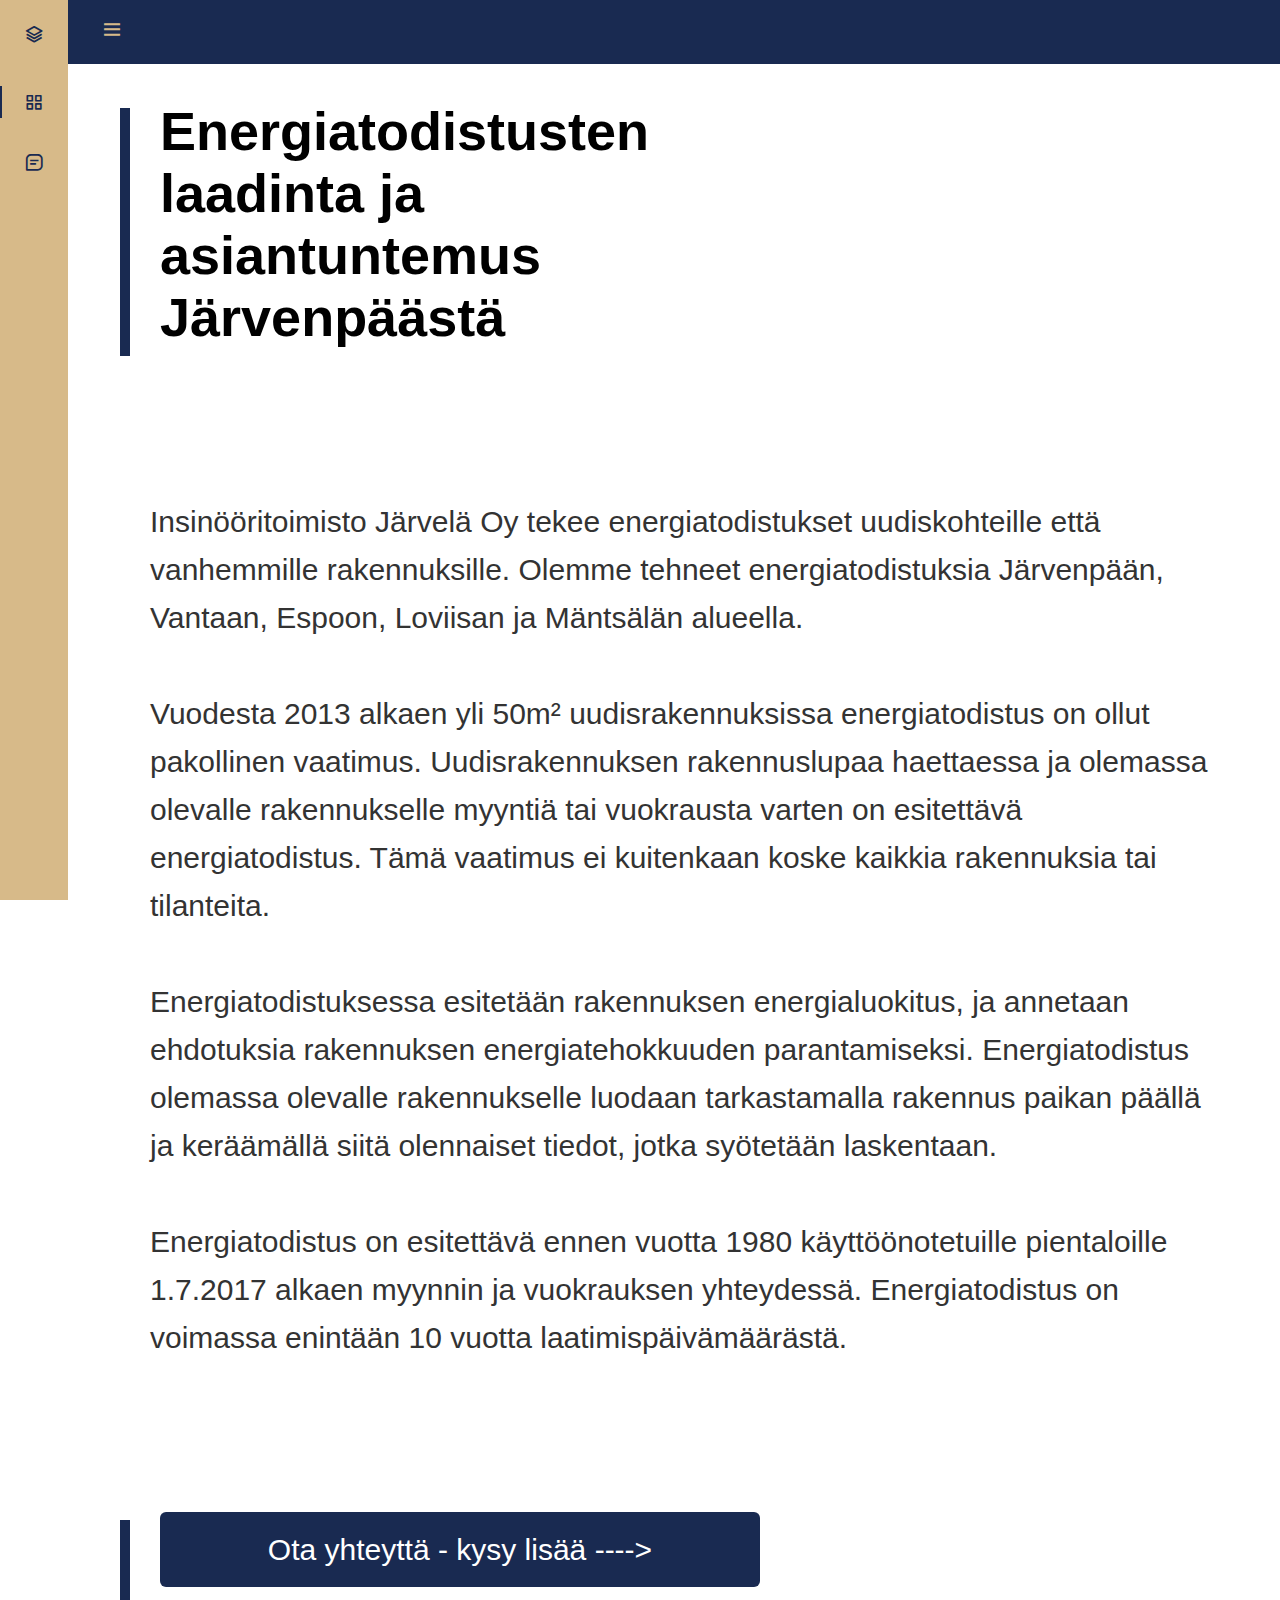
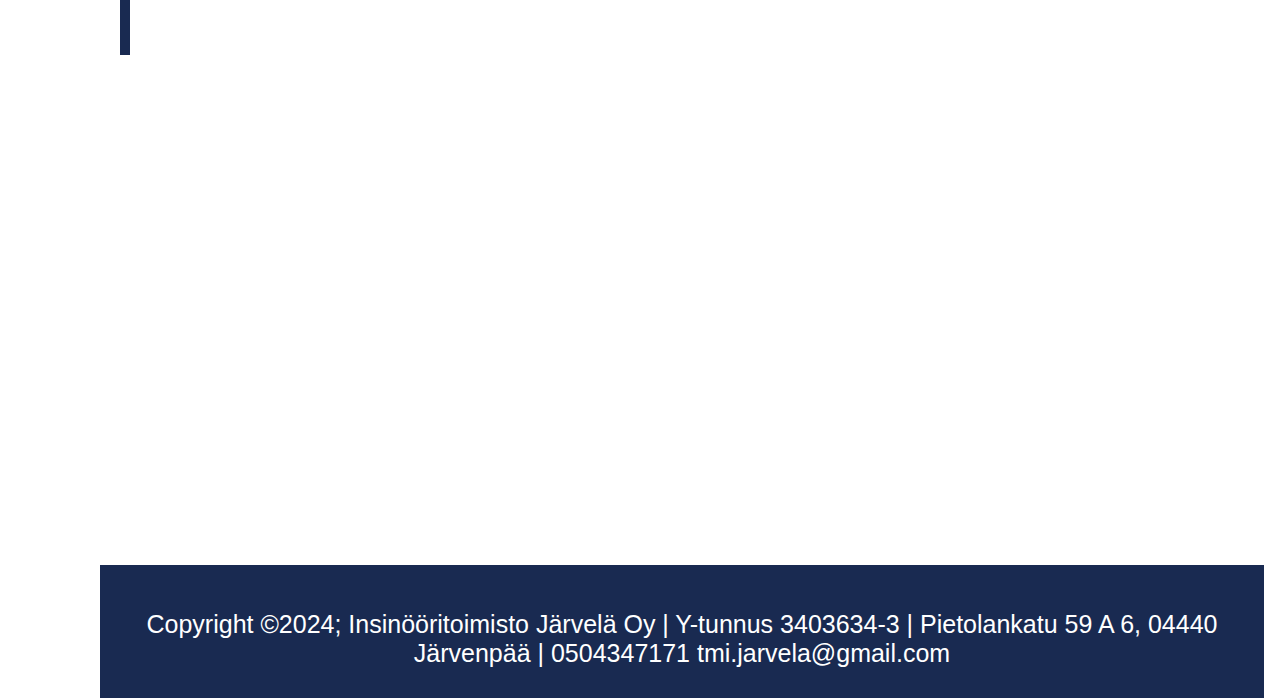
<file: energiatodistus.html>
<!DOCTYPE html>
<html lang="en">
    <head>
        <meta charset="UTF-8">
        <meta name="description" content="Energiatodistus Järvenpää | Insinööritoimisto Järvelä Oy">
        <meta name="keywords" content="Energiatodistus, Järvenpää, Ville Järvelä, Ville, Järvelä, Uusimaa, Energialuokitus, Uudisrakennus, Keski-uusimaa, Träskända, Laatija, Insinööritoimisto, Järvelä OY, Jarvela, Ota yhteyttä,">

        <!-- ===== BOX ICONS ===== -->
        <link href='https://cdn.jsdelivr.net/npm/boxicons@2.0.5/css/boxicons.min.css' rel='stylesheet'>

        <!-- ===== CSS ===== -->
        <link rel="stylesheet" href="styles.css">

        <title>Villejärvelä.fi/Energiatodistus</title>
    </head>
    <body id="body-pd">
        <header class="header" id="header">
            <div class="header__toggle">
                <i class='bx bx-menu' id="header-toggle"></i>
            </div>

            
        </header>

        <div class="l-navbar" id="nav-bar">
            <nav class="nav">
                <div>
                    <a href="index.html" class="nav__logo">
                        <i class='bx bx-layer nav__logo-icon'></i>
                        <span class="nav__logo-name">Etusivu</span>
                    </a>

                    <div class="nav__list">
                        <a href="energiatodistus.html" class="nav__link active">
                        <i class='bx bx-grid-alt nav__icon' ></i>
                            <span class="nav__name">Energiatodistus</span>
                        </a>                       
                        <a href="otayhteytta.html" class="nav__link">
                        <i class='bx bx-message-square-detail nav__icon' ></i>
                            <span class="nav__name">Ota yhteyttä</span>
                        </a>                       
                    </div>
                </div>

                
            </nav>
        </div>

        <div class="row">
            <div class="col-1">
                <h2>Energiatodistusten laadinta ja asiantuntemus Järvenpäästä</h2>
            </div>
        </div>
        <div class="energiatodistus">
            <p> Insinööritoimisto Järvelä Oy tekee energiatodistukset uudiskohteille että vanhemmille rakennuksille. Olemme tehneet energiatodistuksia Järvenpään, Vantaan, Espoon, Loviisan ja Mäntsälän alueella.
                <br>
                <br>
                
                Vuodesta 2013 alkaen yli 50m² uudisrakennuksissa energiatodistus on ollut pakollinen vaatimus.
                Uudisrakennuksen rakennuslupaa haettaessa ja olemassa olevalle rakennukselle myyntiä tai vuokrausta varten on esitettävä energiatodistus. 
                Tämä vaatimus ei kuitenkaan koske kaikkia rakennuksia tai tilanteita.
                <br>
                <br>
                Energiatodistuksessa esitetään rakennuksen energialuokitus, ja annetaan ehdotuksia rakennuksen energiatehokkuuden parantamiseksi.
                Energiatodistus olemassa olevalle rakennukselle luodaan tarkastamalla rakennus paikan päällä ja keräämällä siitä olennaiset tiedot, jotka syötetään laskentaan.
                <br>
                <br>
                Energiatodistus on esitettävä ennen vuotta 1980 käyttöönotetuille pientaloille 1.7.2017 alkaen myynnin ja vuokrauksen yhteydessä.
                Energiatodistus on voimassa enintään 10 vuotta laatimispäivämäärästä.
               </p>
        </div>
        <div class="row">
            <div class="col-1">
                <a href="otayhteytta.html">
                <button type="button">
                Ota yhteyttä - kysy lisää ---->
                <img src="arrow.png" alt="Arrow">
                </button>
            </div>
        </div>
        </a>
        <br>
        <br>
        <br>
        <br>
        <br>
        <br>
        <br>
        <br>
        <br>
        <br>
        <br>
        <br>
        <br>
        <br>
        <br>
        <br>
        <br>
        <br>
        <br>
        <footer>
            <div class="footerContainer">
                <div class="footerBottom">
                    <p>Copyright &copy;2024; Insinööritoimisto Järvelä Oy | Y-tunnus 3403634-3 | Pietolankatu 59 A 6, 04440 Järvenpää | 0504347171 tmi.jarvela@gmail.com</p>
                </div>
            </div>
        </footer>
        <!--===== MAIN JS =====-->
        <script src="main.js"></script>
    </body>
</html>
</file>
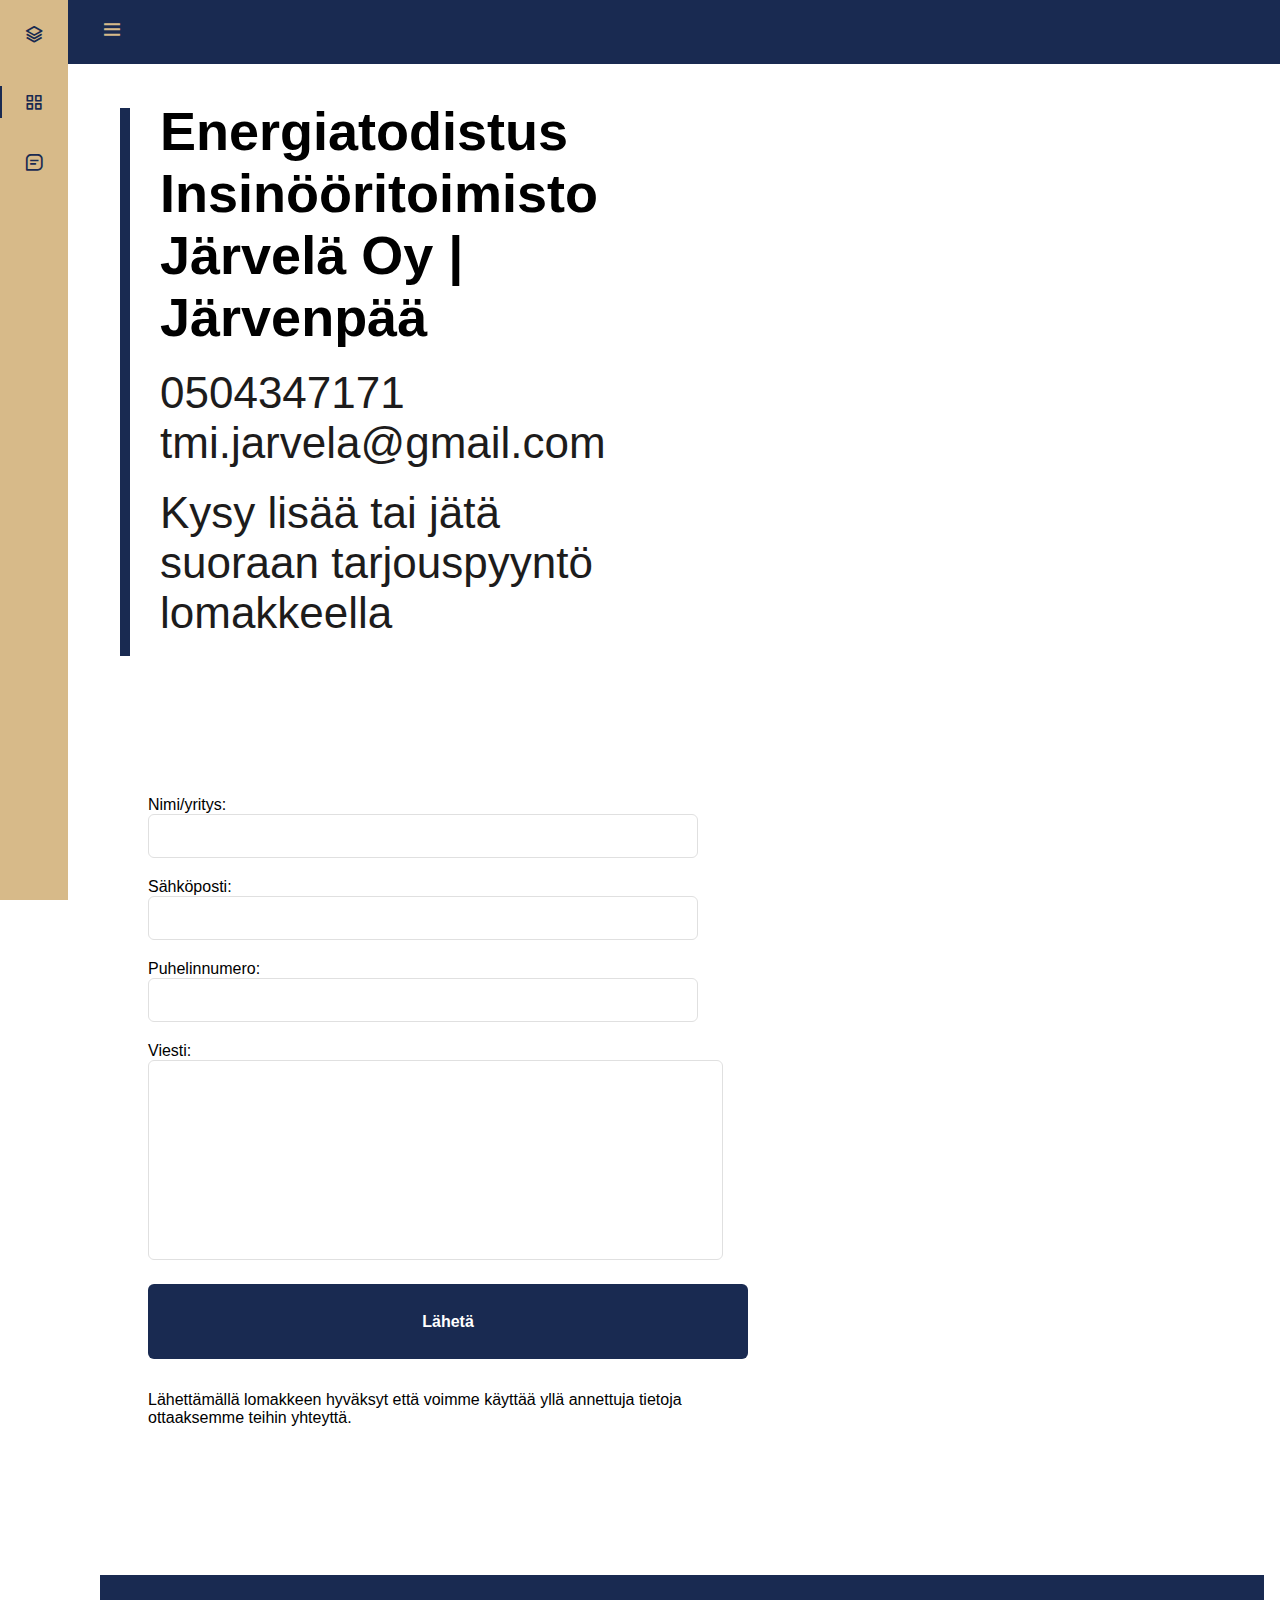
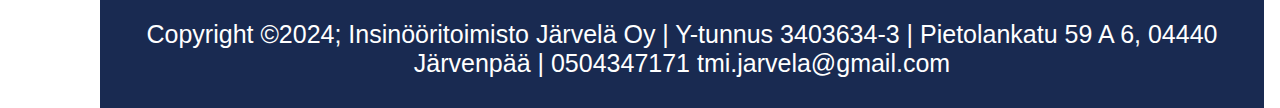
<file: otayhteytta.html>
<!DOCTYPE html>
<html lang="en">
    <head>
        <meta charset="UTF-8">
        <meta name="description" content="Energiatodistus Järvenpää | Insinööritoimisto Järvelä Oy">
        <meta name="keywords" content="Energiatodistus, Järvenpää, Ville Järvelä, Ville, Järvelä, Uusimaa, Energialuokitus, Uudisrakennus, Keski-uusimaa, Träskända, Laatija, Insinööritoimisto, Järvelä OY, Jarvela, Ota yhteyttä,">

        <!-- ===== BOX ICONS ===== -->
        <link href='https://cdn.jsdelivr.net/npm/boxicons@2.0.5/css/boxicons.min.css' rel='stylesheet'>

        <!-- ===== CSS ===== -->
        <link rel="stylesheet" href="styles.css">

        <title>Villejärvelä.fi/Otayhteyttä</title>
    </head>
    <body id="body-pd">
        <header class="header" id="header">
            <div class="header__toggle">
                <i class='bx bx-menu' id="header-toggle"></i>
            </div>

            
        </header>

        <div class="l-navbar" id="nav-bar">
            <nav class="nav">
                <div>
                    <a href="index.html" class="nav__logo">
                        <i class='bx bx-layer nav__logo-icon'></i>
                        <span class="nav__logo-name">Etusivu</span>
                    </a>

                    <div class="nav__list">
                        <a href="energiatodistus.html" class="nav__link active">
                        <i class='bx bx-grid-alt nav__icon' ></i>
                            <span class="nav__name">Energiatodistus</span>
                        </a>                       
                        <a href="otayhteytta.html" class="nav__link">
                        <i class='bx bx-message-square-detail nav__icon' ></i>
                            <span class="nav__name">Ota yhteyttä</span>
                        </a>                       
                    </div>
                </div>

                
            </nav>
        </div>

        
        
        <div class="row">
            <div class="col-1">
                <h2>Energiatodistus</h2>
                <h2>Insinööritoimisto Järvelä Oy | Järvenpää</h2>
                <h3>0504347171 tmi.jarvela@gmail.com</h3>
                <h3>Kysy lisää tai jätä suoraan tarjouspyyntö lomakkeella</h3>
            </div>
        </div>
        <div class="row">
        <div class="formbold-main-wrapper">
            <div class="formbold-form-wrapper">
               <form action="https://api.web3forms.com/submit" method="POST">

    <!-- Replace with your Access Key -->
    <input type="hidden" name="access_key" value="21aadbb7-84e8-498b-9cee-448b1d4747b9">
                    <div class="formbold-mb-5">
                        <label for="name">Nimi/yritys:</label>
                        <input type="text" id="name" name="name" required class="formbold-form-input">
                    </div>

                    <div class="formbold-mb-5">
                        <label for="email">Sähköposti:</label>
                        <input type="email" id="email" name="email" required class="formbold-form-input">
                    </div>

                    <div class="formbold-mb-5">
                        <label for="phone">Puhelinnumero:</label>
                        <input type="tel" id="phone" name="phone" required class="formbold-form-input">
                    </div>

                    <div class="formbold-mb-5">
                        <label for="viesti">Viesti:</label>
                        <textarea name="viesti" id="viesti" cols="30" rows="10" required class="formbold-form-input2"></textarea>  
                        
                    </div>
            
        
                    <div>
                        <button class="formbold-btn">Lähetä</button>
                    </div>
                </form>
    <p>Lähettämällä lomakkeen hyväksyt että voimme käyttää yllä annettuja tietoja ottaaksemme teihin yhteyttä.</p>

                </form>
            </div>
        </div>
        </div>
        
        
        <footer>
            <div class="footerContainer">
                <div class="footerBottom">
                    <p>Copyright &copy;2024; Insinööritoimisto Järvelä Oy | Y-tunnus 3403634-3 | Pietolankatu 59 A 6, 04440 Järvenpää | 0504347171 tmi.jarvela@gmail.com</p>
                    <style></style>
                </div>
            </div>
        </footer>
        
        <!--===== MAIN JS =====-->
        <script src="main.js"></script>
    </body>
</html>
<style>
    @import url('https://fonts.googleapis.com/css2?family=Inter:wght@400;500;600;700&display=swap');
    * {
      margin: 0;
      padding: 0;
      box-sizing: border-box;
    }
    body {
      font-family: "Inter", sans-serif;
    }
    .formbold-mb-5 {
      margin-bottom: 20px;
    }
    .formbold-pt-3 {
      padding-top: 12px;
    }
    .formbold-main-wrapper {
      display: flex;
      align-items: flex-start;
      justify-content: flex-start;
      padding: 48px;
    }
  
    .formbold-form-wrapper {
      margin: 0 auto;
      max-width: 550px;
      width: 100%;
      background: white;
    }
    .formbold-form-label {
      display: block;
      font-weight: 500;
      font-size: 16px;
      color: #07074d;
      margin-bottom: 12px;
    }
    .formbold-form-label-2 {
      font-weight: 600;
      font-size: 20px;
      margin-bottom: 20px;
    }
  
    .formbold-form-input {
      width: 100%;
      padding: 12px 24px;
      border-radius: 6px;
      border: 1px solid #e0e0e0;
      background: white;
      font-weight: 500;
      font-size: 16px;
      color: #000000;
      outline: none;
      resize: none;
    }
    .formbold-form-input2 {
      width: 100%;
      padding: 12px 24px;
      border-radius: 6px;
      border: 1px solid #e0e0e0;
      background: white;
      font-weight: 500;
      font-size: 16px;
      color: #000000;
      outline: none;
      resize: none;
      width: 575px; /* Adjust width as needed */
      height: 200px; /* Adjust height as needed */
      
    }


    .formbold-form-input:focus {
      border-color: #6a64f1;
      box-shadow: 0px 3px 8px rgba(0, 0, 0, 0.05);
    }
  
    .formbold-btn {
      text-align: center;
      font-size: 16px;
      border-radius: 6px;
      padding: 14px 32px;
      border: none;
      font-weight: 600;
      background-color: #0d0080;
      color: white;
      cursor: pointer;
    }
    .formbold-btn:hover {
      box-shadow: 0px 3px 8px rgba(0, 0, 0, 0.05);
    }
  
    .formbold--mx-3 {
      margin-left: -12px;
      margin-right: -12px;
    }
    .formbold-px-3 {
      padding-left: 12px;
      padding-right: 12px;
    }
    .flex {
      display: flex;
    }
    .flex-wrap {
      flex-wrap: wrap;
    }
    .w-full {
      width: 100%;
    }
    @media (min-width: 540px) {
      .sm\:w-half {
        width: 50%;
      }
    }
  </style>
</file>
<file: styles.css>
/*===== GOOGLE FONTS =====*/
@import url("https://fonts.googleapis.com/css2?family=Nunito:wght@400;600;700&display=swap");

/*===== VARIABLES CSS =====*/
:root{
  --header-height: 3rem;
  --nav-width: 68px;

  /*===== Colors =====*/
  --first-color: #D7BA89;
  --first-color-light: #192A51;
  --white-color: #192A51;
  
  /*===== Font and typography =====*/
  --body-font: 'Nunito', sans-serif;
  --normal-font-size: 1rem;
  
  /*===== z index =====*/
  --z-fixed: 100;
}

/*===== BASE =====*/
*,::before,::after{
  box-sizing: border-box;
}

body{
  position: relative;
  margin: var(--header-height) 0 0 0;
  padding: 0 1rem;
  font-family: var(--body-font);
  font-size: var(--normal-font-size);
  transition: .5s;
}

a{
  text-decoration: none;
}

/*===== HEADER =====*/
.header{
  width: 100%;
  height: var(--header-height);
  position: fixed;
  top: 0;
  left: 0;
  display: flex;
  align-items: center;
  justify-content: space-between;
  padding: 0 1rem;
  background-color: var(--white-color);
  z-index: var(--z-fixed);
  transition: .5s;
}

.header__toggle{
  color: var(--first-color);
  font-size: 1.5rem;
  cursor: pointer;
}

.header__img{
  width: 35px;
  height: 35px;
  display: flex;
  justify-content: center;
  border-radius: 50%;
  overflow: hidden;
}

.header__img img{
  width: 40px;
}

/*===== NAV =====*/
.l-navbar{
  position: fixed;
  top: 0;
  left: -30%;
  width: var(--nav-width);
  height: 100vh;
  background-color: var(--first-color);
  padding: .5rem 1rem 0 0;
  transition: .5s;
  z-index: var(--z-fixed);
}

.nav{
  height: 100%;
  display: flex;
  flex-direction: column;
  justify-content: space-between;
  overflow: hidden;
}

.nav__logo, .nav__link{
  display: grid;
  grid-template-columns: max-content max-content;
  align-items: center;
  column-gap: 1rem;
  padding: .5rem 0 .5rem 1.5rem;
}

.nav__logo{
  margin-bottom: 2rem;
}

.nav__logo-icon{
  font-size: 1.25rem;
  color: var(--white-color);
}

.nav__logo-name{
  color: var(--white-color);
  font-weight: 700;
}

.nav__link{
  position: relative;
  color: var(--first-color-light);
  margin-bottom: 1.5rem;
  transition: .3s;
}

.nav__link:hover{
  color: var(--white-color);
}

.nav__icon{
  font-size: 1.25rem;
}

/*Show navbar movil*/
.show{
  left: 0;
}

/*Add padding body movil*/
.body-pd{
  padding-left: calc(var(--nav-width) + 1rem);
}

/*Active links*/
.active{
  color: var(--white-color);
}

.active::before{
  content: '';
  position: absolute;
  left: 0;
  width: 2px;
  height: 32px;
  background-color: var(--white-color);
}

/* ===== MEDIA QUERIES=====*/
@media screen and (min-width: 768px){
  body{
    margin: calc(var(--header-height) + 1rem) 0 0 0;
    padding-left: calc(var(--nav-width) + 2rem);
  }

  .header{
    height: calc(var(--header-height) + 1rem);
    padding: 0 2rem 0 calc(var(--nav-width) + 2rem);
  }

  .header__img{
    width: 40px;
    height: 40px;
  }

  .header__img img{
    width: 45px;
  }

  .l-navbar{
    left: 0;
    padding: 1rem 1rem 0 0;
  }
  
  /*Show navbar desktop*/
  .show{
    width: calc(var(--nav-width) + 156px);
  }

  /*Add padding body desktop*/
  .body-pd{
    padding-left: calc(var(--nav-width) + 188px);
  }
}


footer{
  background-color: #192A51;
  display: flex;
  flex-direction: column;
  min-height: 5vh;
  
}
.footerContainer{
  width: 100%;
  padding: 35px 30px 20px;
  flex: 1;
  
}
.footerBottom{
  background-color: #192A51;
  padding: 10px;
  text-align: center;
  color: white;
  font-size: 25px;
}
.energiatodistus{
  font-family: 'Nunito', sans-serif;
  font-size: 30px;
  line-height: 1.6;
  color: #333333;
  background-color: #ffffff;
  max-width: 1200px;
  margin: 0;
  padding: 50px;
  box-sizing: border-box;
  text-align: left;
}




















*{
    margin: 0;
    padding: 0;
    font-family: sans-serif;
}
.container{
    width: 100%;
    min-height: 100vh;
    padding-left: 8%;
    padding-right: 8%;
    box-sizing: border-box;
    overflow: hidden;
}
.navbar{
    width: 100%;
    display: flex;
    align-items: center;
    color: black;
}
.logo{
    width: 50px;
    cursor: pointer;
    margin: 30px 0;
    size: 50px;
}
.menu-icon{
    width: 25px;
    cursor: pointer;
    display: none;
}
nav{
    flex: 1;
    text-align: right;
}
nav ul li{
    list-style: none;
    display: inline-block;
    margin-right: 30px;
}
nav ul li a{
    text-decoration: none;
    font-size: 30px;
    color: black;
}
nav ul li a:hover{
    color: #192A51;
}
.row{
    display: flex;
    justify-content: space-between;
    align-items: center;
    margin: 100px 0;
}
.col-1{
    flex-basis: 40%;
    position: relative;
    margin-left: 60px;
}
.col-1 h2{
    font-size: 54px;
}
.col-1 h3{
    font-size: 44px;
    color:rgb(29, 28, 28);
    font-weight: 100;
    margin: 20px 0 10px;
}
.col-1 p{
    font-size: 30px;
    color:rgb(18, 18, 19);
    font-weight:100;
}
.col-1 p{
    margin: 30px 0;
    font-size: 20px;
}
button{
    width: 600px;
    height: 75px;
    border: 0;
    padding: 12px 10px;
    outline: none;
    color: #ffffff;
    background: linear-gradient(to right, #192A51, #192A51);
    border-radius: 6px;
    cursor: pointer;
    transition: width 0.5s;
    margin-bottom: 2em;
    font-size: 30px;
}
button img{
    width: 30px;
    display: none;
}
button:hover img{
    display: block;
}
button:hover{
    width: 675px;
    display: flex;
    align-items: center;
    justify-content: space-between;
}
.col-1::after{
    content: '';
    width: 10px;
    height: 100%;
    background: linear-gradient(#192A51, #192A51);
    position: absolute;
    left: -40px;
    top: 8px;
}
.col-2{
    position: relative;
    flex-basis: 60%;
    display: flex;
    align-items: center;
}
.col-2 .controller{
    width: 90%;

}
.color-box{
    position: absolute;
    right: 0;
    top: 0;
    background: linear-gradient(#000000, #000000);
    border-radius: 20px 0 0 20px;
    height: 100%;
    width: 80%;
    z-index: -1;
    transform: translateX(150px);
}
.social-links img{
    height: 40px;
    margin: 20px;
    cursor: pointer;

}
.social-links{
    text-align: center;
}
@media only screen and (max-width:700px){

}
  nav ul{
    width: 100%;
    background: linear-gradient(#030303, #414040);
    position: absolute;
    top: 75px;
    right: 0;
    z-index: 2;
}
nav ul li{
    display: block;
    margin-top: 10px;
    margin-bottom: 10px;
}
nav ul li a{
    color:rgb(255, 255, 255);
}
.menu-icon{
    display: block;
}
#menuList{
    overflow: hidden;
    transition: 0.5s;
}
</file>
